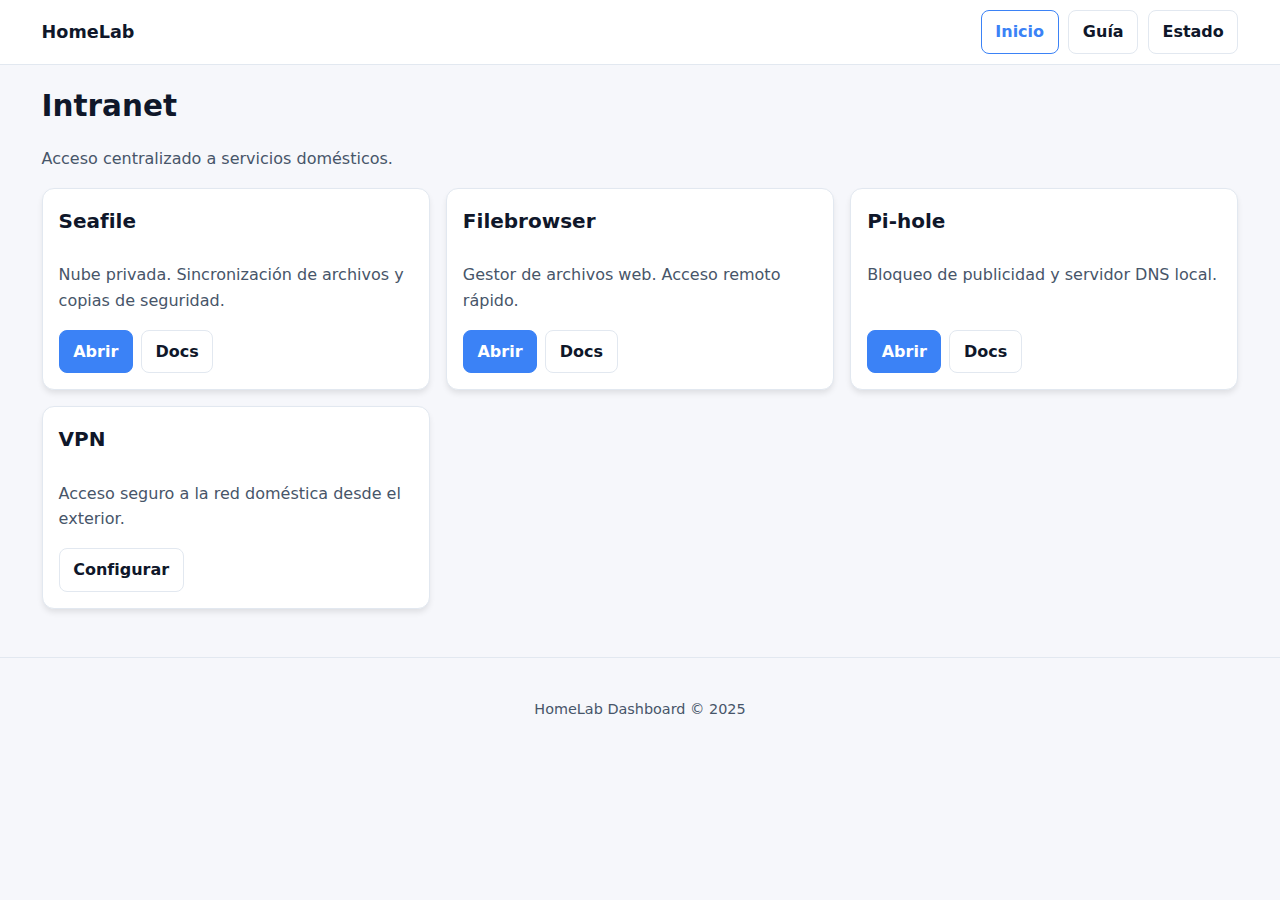
<file: nginx/html_dashboard/index.html>
<!doctype html>
<html lang="es">
<head>
  <meta charset="utf-8" />
  <meta name="viewport" content="width=device-width, initial-scale=1" />
  <title>HomeLab - Inicio</title>
  <link href="assets/styles.css" rel="stylesheet">
  <script src="assets/app.js" defer></script>
</head>
<body>
<header class="site-header">
  <div class="container header-inner">
    <div class="brand">HomeLab</div>
    <nav class="nav">
      <a class="nav-link active" href="index.html">Inicio</a>
      <a class="nav-link" href="pages/guia.html">Guía</a>
      <a class="nav-link" href="pages/estado.html">Estado</a>
    </nav>
  </div>
</header>
<main class="container">
  <h1>Intranet</h1>
  <p class="muted">Acceso centralizado a servicios domésticos.</p>

  <section class="grid grid-home">
    <article class="card">
      <h2>Seafile</h2>
      <p class="muted">Nube privada. Sincronización de archivos y copias de seguridad.</p>
      <div class="actions">
        <a class="btn primary" href="http://seafile.lan">Abrir</a>
        <a class="btn" href="pages/guia.html">Docs</a>
      </div>
    </article>

    <article class="card">
      <h2>Filebrowser</h2>
      <p class="muted">Gestor de archivos web. Acceso remoto rápido.</p>
      <div class="actions">
        <a class="btn primary" href="https://files.example.com">Abrir</a>
        <a class="btn" href="pages/guia.html">Docs</a>
      </div>
    </article>

    <article class="card">
      <h2>Pi-hole</h2>
      <p class="muted">Bloqueo de publicidad y servidor DNS local.</p>
      <div class="actions">
        <a class="btn primary" href="http://pihole.lan/admin">Abrir</a>
        <a class="btn" href="pages/guia.html">Docs</a>
      </div>
    </article>

    <article class="card">
      <h2>VPN</h2>
      <p class="muted">Acceso seguro a la red doméstica desde el exterior.</p>
      <div class="actions">
        <a class="btn" href="pages/guia.html">Configurar</a>
      </div>
    </article>
  </section>
</main>
<footer class="site-footer">
  <div class="container">HomeLab Dashboard &copy; 2025</div>
</footer>
</body>
</html>
</file>
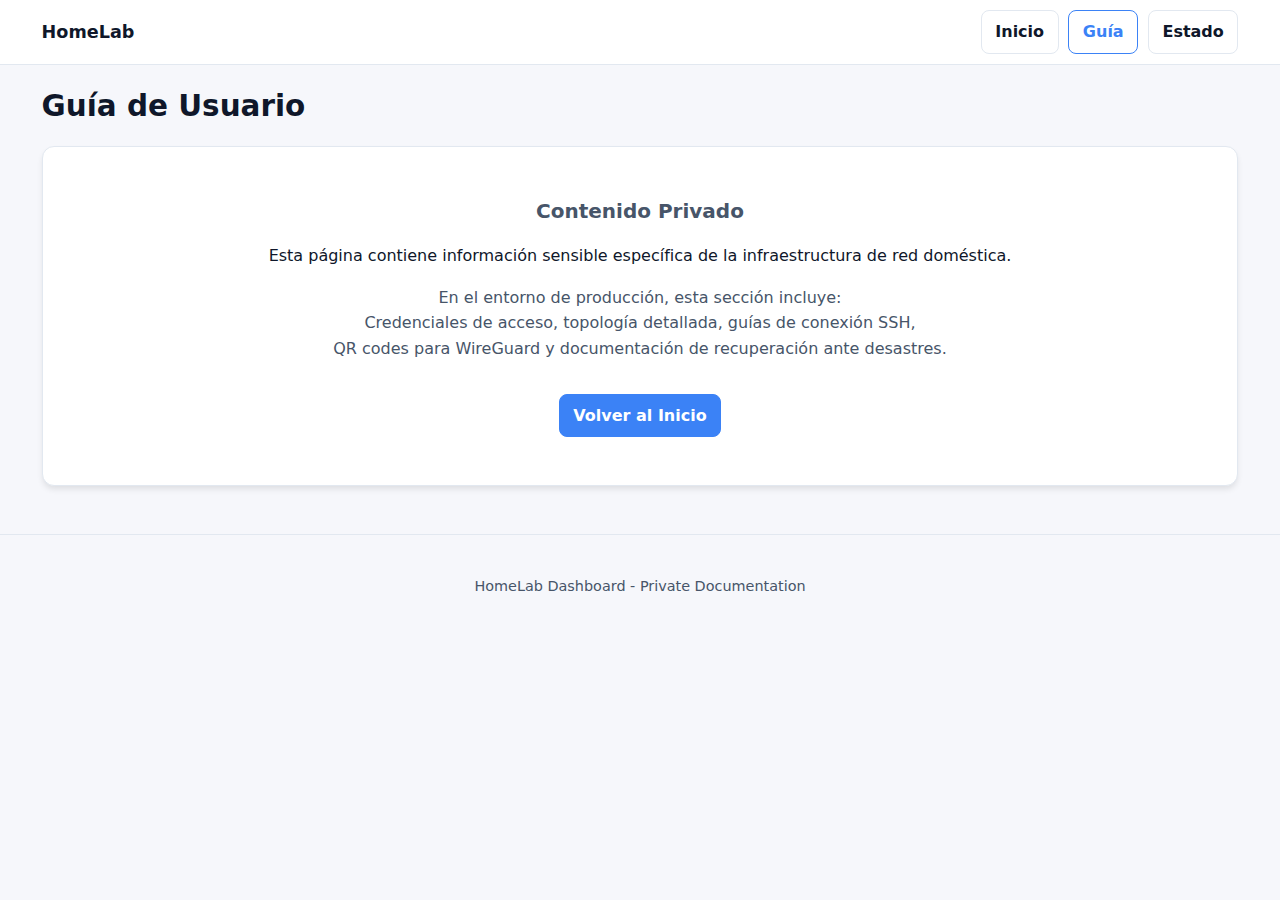
<file: nginx/html_dashboard/pages/guia.html>
<!doctype html>
<html lang="es">
<head>
  <meta charset="utf-8">
  <meta name="viewport" content="width=device-width, initial-scale=1">
  <title>HomeLab - Guía</title>
  <link rel="stylesheet" href="../assets/styles.css">
  <script src="../assets/app.js" defer></script>
</head>
<body>
<header class="site-header">
  <div class="container header-inner">
    <div class="brand">HomeLab</div>
    <nav class="nav">
      <a class="nav-link" href="../index.html">Inicio</a>
      <a class="nav-link active" href="guia.html">Guía</a>
      <a class="nav-link" href="estado.html">Estado</a>
    </nav>
  </div>
</header>
<main class="container">
  <h1>Guía de Usuario</h1>

  <section class="card" style="text-align: center; padding: 3rem 1rem;">
    <h2 style="color: var(--muted);">Contenido Privado</h2>
    <p>Esta página contiene información sensible específica de la infraestructura de red doméstica.</p>
    <p class="muted">
      En el entorno de producción, esta sección incluye:<br>
      Credenciales de acceso, topología detallada, guías de conexión SSH,<br>
      QR codes para WireGuard y documentación de recuperación ante desastres.
    </p>
    <div style="margin-top: 2rem;">
      <a href="../index.html" class="btn primary">Volver al Inicio</a>
    </div>
  </section>
</main>

<footer class="site-footer">
  <div class="container">HomeLab Dashboard - Private Documentation</div>
</footer>
</body>
</html>
</file>
<file: nginx/html_dashboard/assets/styles.css>
/* Global CSS Variables */
:root {
  --bg: #0c0e12; 
  --card: #12161c; 
  --text: #e7ebf0; 
  --muted: #9aa4b2;
  --brand: #3b82f6; 
  --border: #1f2937; 
  --radius: 12px; 
  --container: 1440px;
  --header-h: 64px;
}

@media (prefers-color-scheme: light) {
  :root { 
    --bg: #f6f7fb; 
    --card: #fff; 
    --text: #0f172a; 
    --muted: #475569; 
    --border: #e2e8f0; 
  }
}

/* Base Reset */
* { box-sizing: border-box; }
html, body { height: 100%; scroll-behavior: smooth; }
body {
  margin: 0;
  font-family: system-ui, -apple-system, sans-serif;
  background: var(--bg);
  color: var(--text);
  line-height: 1.6;
  padding-top: var(--header-h);
}
/* Typography */
h1 { font-size: clamp(1.6rem, 2.3vw, 2rem); margin: .2rem 0 1rem; }
h2 { font-size: 1.25rem; margin: 0 0 .6rem; }
.muted { color: var(--muted); }
.tiny { font-size: 0.85rem; }

/* Layout Containers */
.container { max-width: min(var(--container), 96vw); margin: 0 auto; padding: 1rem; }
.grid { display: grid; gap: 1rem; margin-top: 1rem; }
.card { background: var(--card); border: 1px solid var(--border); border-radius: var(--radius); padding: 1rem; box-shadow: 0 4px 6px -1px rgba(0, 0, 0, 0.1); }

/* Navigation Header */
.site-header { 
  position: fixed; top: 0; left: 0; right: 0; 
  background: var(--card); border-bottom: 1px solid var(--border); 
  z-index: 1000; 
}
.header-inner { display: flex; align-items: center; justify-content: space-between; height: var(--header-h); }
.brand { font-weight: 700; font-size: 1.1rem; }

.nav { display: flex; gap: .6rem; align-items: center; }
.nav-link {
  display: inline-flex; align-items: center; justify-content: center;
  padding: .5rem .85rem; font-weight: 600; text-decoration: none;
  color: inherit; border: 1px solid var(--border); border-radius: 8px;
  transition: all 0.2s;
}
.nav-link:hover, .nav-link.active { border-color: var(--brand); color: var(--brand); }

/* Buttons */
.btn { display: inline-block; padding: .5rem .85rem; border: 1px solid var(--border); border-radius: 8px; text-decoration: none; color: inherit; font-weight: 600; }
.btn:hover { border-color: var(--brand); }
.btn.primary { background: var(--brand); color: #fff; border-color: var(--brand); }
.actions { display: flex; gap: .5rem; margin-top: 1rem; }

/* Dashboard Grid */
.grid.grid-home { grid-template-columns: repeat(auto-fit, minmax(300px, 1fr)); }
.grid .card { display: flex; flex-direction: column; }
.grid .card .actions { margin-top: auto; }
/* Status Page Components */
.table { width: 100%; border-collapse: collapse; }
.table th, .table td { padding: .75rem; text-align: left; border-bottom: 1px solid var(--border); }
.badge { display: inline-flex; padding: .25rem .55rem; border-radius: 999px; font-size: .75rem; font-weight: 700; text-transform: uppercase; }
.badge.ok { background: rgba(34, 197, 94, 0.1); color: #22c55e; border: 1px solid rgba(34, 197, 94, 0.2); }
.badge.err { background: rgba(239, 68, 68, 0.1); color: #ef4444; border: 1px solid rgba(239, 68, 68, 0.2); }

/* Footer */
.site-footer { margin-top: 2rem; padding: 1.5rem 0; border-top: 1px solid var(--border); text-align: center; color: var(--muted); font-size: 0.9rem; }
</file>
